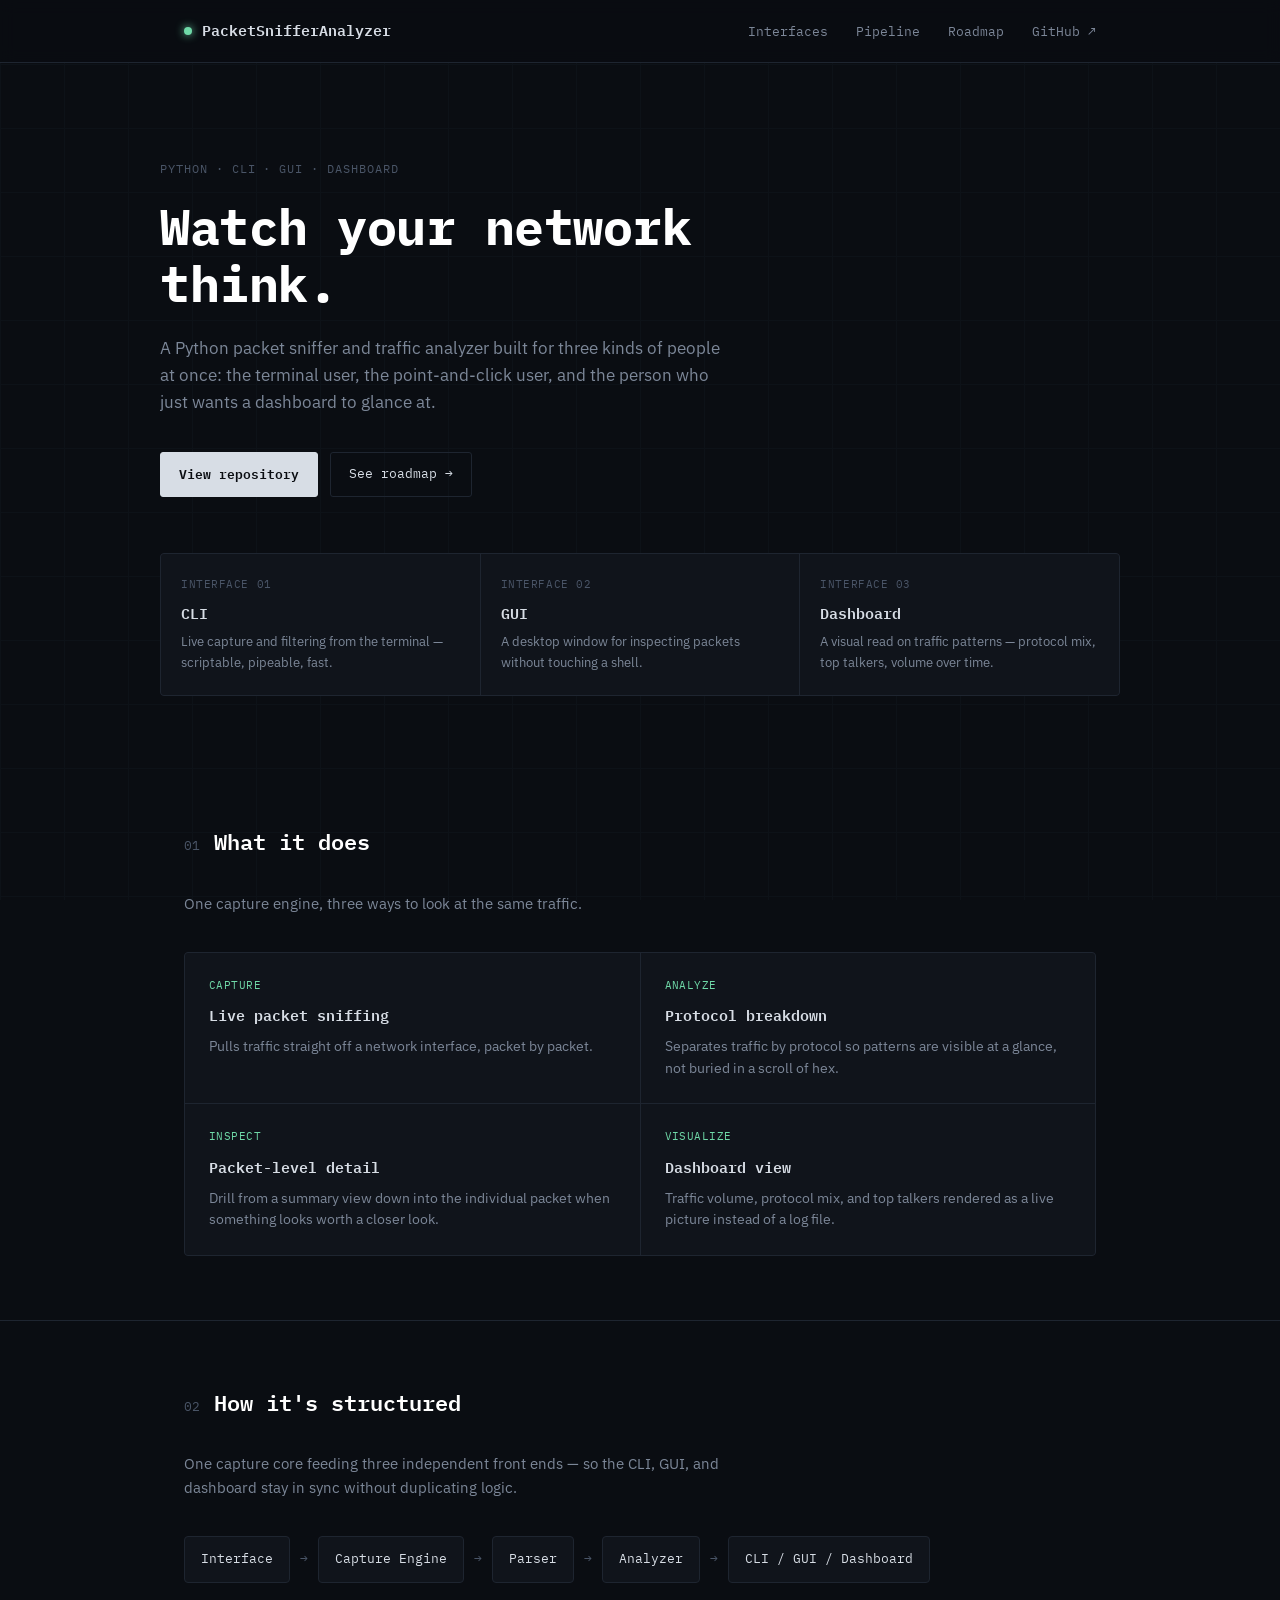
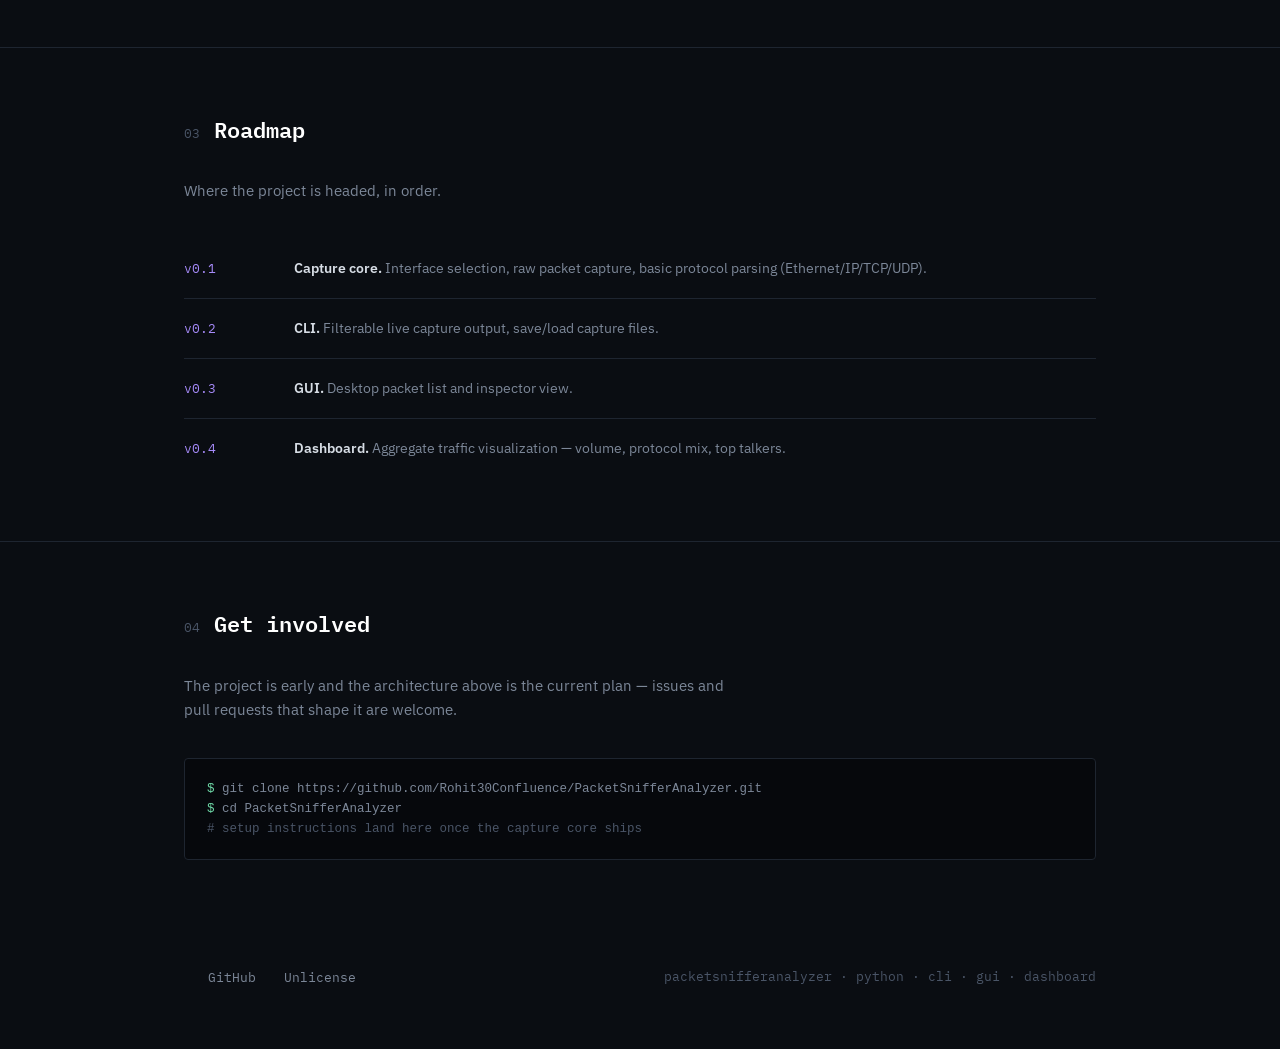
<file: docs/index.html>
<!DOCTYPE html>
<html lang="en">
<head>
<meta charset="UTF-8">
<meta name="viewport" content="width=device-width, initial-scale=1.0">
<title>PacketSnifferAnalyzer — Python Packet Sniffer & Traffic Analyzer</title>
<meta name="description" content="A Python-based packet sniffer and traffic analyzer with CLI, GUI, and dashboard visualizer.">
<link rel="preconnect" href="https://fonts.googleapis.com">
<link rel="preconnect" href="https://fonts.gstatic.com" crossorigin>
<link href="https://fonts.googleapis.com/css2?family=IBM+Plex+Mono:wght@400;500;600;700&family=IBM+Plex+Sans:wght@400;500;600&display=swap" rel="stylesheet">
<style>
  :root{
    --bg:#0a0d12; --bg-raised:#10141b; --line:#1e2530;
    --text:#d7dde5; --text-dim:#7c8798; --text-faint:#4a5567;
    --signal:#6fd9a8; --accent:#5aa9e6; --violet:#a78bfa;
    --mono:'IBM Plex Mono',ui-monospace,monospace;
    --sans:'IBM Plex Sans',-apple-system,sans-serif;
  }
  *{box-sizing:border-box;margin:0;padding:0;}
  html{scroll-behavior:smooth;}
  body{ background:var(--bg); color:var(--text); font-family:var(--sans); line-height:1.6; -webkit-font-smoothing:antialiased; }
  body::before{
    content:""; position:fixed; inset:0;
    background-image:linear-gradient(var(--line) 1px, transparent 1px),
      linear-gradient(90deg, var(--line) 1px, transparent 1px);
    background-size:64px 64px; opacity:0.22; pointer-events:none; z-index:0;
  }
  a{ color:var(--accent); text-decoration:none; }
  a:hover{ text-decoration:underline; }
  a:focus-visible, button:focus-visible{ outline:2px solid var(--accent); outline-offset:3px; }
  .wrap{ max-width:960px; margin:0 auto; padding:0 24px; position:relative; z-index:1; }
  code, .mono{ font-family:var(--mono); }

  header{ border-bottom:1px solid var(--line); padding:18px 0; position:sticky; top:0; background:rgba(10,13,18,0.92); backdrop-filter:blur(8px); z-index:10; }
  header .wrap{ display:flex; align-items:center; justify-content:space-between; }
  .brand{ font-family:var(--mono); font-weight:600; font-size:15px; display:flex; align-items:center; gap:10px; }
  .brand-dot{ width:8px; height:8px; border-radius:50%; background:var(--signal); box-shadow:0 0 8px var(--signal); }
  nav a{ color:var(--text-dim); font-size:13px; font-family:var(--mono); margin-left:24px; }
  nav a:hover{ color:var(--text); text-decoration:none; }

  .hero{ padding:96px 0 64px; }
  .eyebrow{ font-family:var(--mono); font-size:12px; letter-spacing:0.08em; color:var(--text-faint); text-transform:uppercase; margin-bottom:20px; }
  h1{ font-family:var(--mono); font-weight:700; font-size:clamp(32px,5vw,50px); line-height:1.15; letter-spacing:-0.01em; color:#fff; max-width:18ch; }
  .hero-sub{ color:var(--text-dim); font-size:17px; max-width:56ch; margin-top:22px; }
  .hero-cta{ display:flex; gap:12px; margin-top:36px; flex-wrap:wrap; }
  .btn{ font-family:var(--mono); font-size:13px; padding:11px 18px; border-radius:3px; border:1px solid var(--line); }
  .btn-primary{ background:var(--text); color:var(--bg); border-color:var(--text); font-weight:600; }
  .btn-primary:hover{ background:#fff; text-decoration:none; }
  .btn-ghost{ color:var(--text); }
  .btn-ghost:hover{ background:var(--bg-raised); text-decoration:none; }

  .interfaces{ display:grid; grid-template-columns:repeat(3,1fr); gap:1px; background:var(--line); border:1px solid var(--line); border-radius:4px; overflow:hidden; margin-top:56px; }
  .iface{ background:var(--bg-raised); padding:22px 20px; }
  .iface .k{ font-family:var(--mono); font-size:11px; letter-spacing:0.05em; color:var(--text-faint); text-transform:uppercase; margin-bottom:8px; }
  .iface .v{ font-family:var(--mono); font-size:15px; color:var(--text); font-weight:600; }
  .iface .d{ font-size:13px; color:var(--text-dim); margin-top:6px; }
  @media (max-width:640px){ .interfaces{ grid-template-columns:1fr; } }

  section{ padding:64px 0; border-bottom:1px solid var(--line); }
  .section-head{ display:flex; align-items:baseline; gap:14px; margin-bottom:32px; }
  .section-num{ font-family:var(--mono); color:var(--text-faint); font-size:13px; }
  h2{ font-family:var(--mono); font-size:22px; color:#fff; font-weight:600; }
  .section-desc{ color:var(--text-dim); max-width:60ch; margin-bottom:36px; font-size:15px; }

  .feature-grid{ display:grid; grid-template-columns:repeat(2,1fr); gap:1px; background:var(--line); border:1px solid var(--line); border-radius:4px; overflow:hidden; }
  .feature{ background:var(--bg-raised); padding:24px; }
  .feature .tag{ font-family:var(--mono); font-size:11px; color:var(--signal); text-transform:uppercase; letter-spacing:0.04em; margin-bottom:10px; }
  .feature h3{ font-family:var(--mono); font-size:15px; color:var(--text); font-weight:600; margin-bottom:8px; }
  .feature p{ font-size:13.5px; color:var(--text-dim); }
  @media (max-width:640px){ .feature-grid{ grid-template-columns:1fr; } }

  .pipeline{ display:flex; align-items:center; gap:0; flex-wrap:wrap; font-family:var(--mono); font-size:13px; }
  .pipe-stage{ background:var(--bg-raised); border:1px solid var(--line); border-radius:4px; padding:12px 16px; color:var(--text); }
  .pipe-arrow{ color:var(--text-faint); padding:0 10px; }

  .roadmap-row{ display:grid; grid-template-columns:90px 1fr; gap:20px; padding:18px 0; border-bottom:1px solid var(--line); align-items:baseline; }
  .roadmap-row:last-child{ border-bottom:none; }
  .roadmap-ver{ font-family:var(--mono); font-size:13px; color:var(--violet); }
  .roadmap-desc{ font-size:14px; color:var(--text-dim); }
  .roadmap-desc strong{ color:var(--text); font-weight:600; }

  .terminal{ background:#06080c; border:1px solid var(--line); border-radius:4px; padding:20px 22px; font-family:var(--mono); font-size:12.5px; color:var(--text-dim); overflow-x:auto; }
  .terminal .prompt{ color:var(--signal); }
  .terminal .comment{ color:var(--text-faint); }
  .terminal pre{ white-space:pre-wrap; word-break:break-word; }

  footer{ padding:40px 0 60px; }
  footer .wrap{ display:flex; justify-content:space-between; align-items:center; flex-wrap:wrap; gap:16px; }
  footer p{ color:var(--text-faint); font-size:12.5px; font-family:var(--mono); }

  @media (prefers-reduced-motion: reduce){ html{ scroll-behavior:auto; } }
</style>
</head>
<body>

<header>
  <div class="wrap">
    <div class="brand"><span class="brand-dot"></span>PacketSnifferAnalyzer</div>
    <nav>
      <a href="#interfaces">Interfaces</a>
      <a href="#pipeline">Pipeline</a>
      <a href="#roadmap">Roadmap</a>
      <a href="https://github.com/Rohit30Confluence/PacketSnifferAnalyzer">GitHub ↗</a>
    </nav>
  </div>
</header>

<main>
  <div class="hero wrap">
    <div class="eyebrow">Python · CLI · GUI · Dashboard</div>
    <h1>Watch your network think.</h1>
    <p class="hero-sub">A Python packet sniffer and traffic analyzer built for three kinds of people at once: the terminal user, the point-and-click user, and the person who just wants a dashboard to glance at.</p>
    <div class="hero-cta">
      <a class="btn btn-primary" href="https://github.com/Rohit30Confluence/PacketSnifferAnalyzer">View repository</a>
      <a class="btn btn-ghost" href="#roadmap">See roadmap →</a>
    </div>

    <div class="interfaces" id="interfaces">
      <div class="iface">
        <div class="k">Interface 01</div>
        <div class="v">CLI</div>
        <div class="d">Live capture and filtering from the terminal — scriptable, pipeable, fast.</div>
      </div>
      <div class="iface">
        <div class="k">Interface 02</div>
        <div class="v">GUI</div>
        <div class="d">A desktop window for inspecting packets without touching a shell.</div>
      </div>
      <div class="iface">
        <div class="k">Interface 03</div>
        <div class="v">Dashboard</div>
        <div class="d">A visual read on traffic patterns — protocol mix, top talkers, volume over time.</div>
      </div>
    </div>
  </div>

  <section>
    <div class="wrap">
      <div class="section-head"><span class="section-num">01</span><h2>What it does</h2></div>
      <p class="section-desc">One capture engine, three ways to look at the same traffic.</p>

      <div class="feature-grid">
        <div class="feature">
          <div class="tag">Capture</div>
          <h3>Live packet sniffing</h3>
          <p>Pulls traffic straight off a network interface, packet by packet.</p>
        </div>
        <div class="feature">
          <div class="tag">Analyze</div>
          <h3>Protocol breakdown</h3>
          <p>Separates traffic by protocol so patterns are visible at a glance, not buried in a scroll of hex.</p>
        </div>
        <div class="feature">
          <div class="tag">Inspect</div>
          <h3>Packet-level detail</h3>
          <p>Drill from a summary view down into the individual packet when something looks worth a closer look.</p>
        </div>
        <div class="feature">
          <div class="tag">Visualize</div>
          <h3>Dashboard view</h3>
          <p>Traffic volume, protocol mix, and top talkers rendered as a live picture instead of a log file.</p>
        </div>
      </div>
    </div>
  </section>

  <section id="pipeline">
    <div class="wrap">
      <div class="section-head"><span class="section-num">02</span><h2>How it's structured</h2></div>
      <p class="section-desc">One capture core feeding three independent front ends — so the CLI, GUI, and dashboard stay in sync without duplicating logic.</p>

      <div class="pipeline">
        <div class="pipe-stage">Interface</div><div class="pipe-arrow">→</div>
        <div class="pipe-stage">Capture Engine</div><div class="pipe-arrow">→</div>
        <div class="pipe-stage">Parser</div><div class="pipe-arrow">→</div>
        <div class="pipe-stage">Analyzer</div><div class="pipe-arrow">→</div>
        <div class="pipe-stage">CLI / GUI / Dashboard</div>
      </div>
    </div>
  </section>

  <section id="roadmap">
    <div class="wrap">
      <div class="section-head"><span class="section-num">03</span><h2>Roadmap</h2></div>
      <p class="section-desc">Where the project is headed, in order.</p>

      <div class="roadmap-row">
        <div class="roadmap-ver">v0.1</div>
        <div class="roadmap-desc"><strong>Capture core.</strong> Interface selection, raw packet capture, basic protocol parsing (Ethernet/IP/TCP/UDP).</div>
      </div>
      <div class="roadmap-row">
        <div class="roadmap-ver">v0.2</div>
        <div class="roadmap-desc"><strong>CLI.</strong> Filterable live capture output, save/load capture files.</div>
      </div>
      <div class="roadmap-row">
        <div class="roadmap-ver">v0.3</div>
        <div class="roadmap-desc"><strong>GUI.</strong> Desktop packet list and inspector view.</div>
      </div>
      <div class="roadmap-row">
        <div class="roadmap-ver">v0.4</div>
        <div class="roadmap-desc"><strong>Dashboard.</strong> Aggregate traffic visualization — volume, protocol mix, top talkers.</div>
      </div>
    </div>
  </section>

  <section style="border-bottom:none;">
    <div class="wrap">
      <div class="section-head"><span class="section-num">04</span><h2>Get involved</h2></div>
      <p class="section-desc">The project is early and the architecture above is the current plan — issues and pull requests that shape it are welcome.</p>

      <div class="terminal">
<pre><span class="prompt">$</span> git clone https://github.com/Rohit30Confluence/PacketSnifferAnalyzer.git
<span class="prompt">$</span> cd PacketSnifferAnalyzer
<span class="comment"># setup instructions land here once the capture core ships</span></pre>
      </div>
    </div>
  </section>
</main>

<footer>
  <div class="wrap">
    <nav>
      <a href="https://github.com/Rohit30Confluence/PacketSnifferAnalyzer">GitHub</a>
      <a href="https://github.com/Rohit30Confluence/PacketSnifferAnalyzer/blob/main/LICENSE">Unlicense</a>
    </nav>
    <p>packetsnifferanalyzer · python · cli · gui · dashboard</p>
  </div>
</footer>

</body>
</html>
</file>
